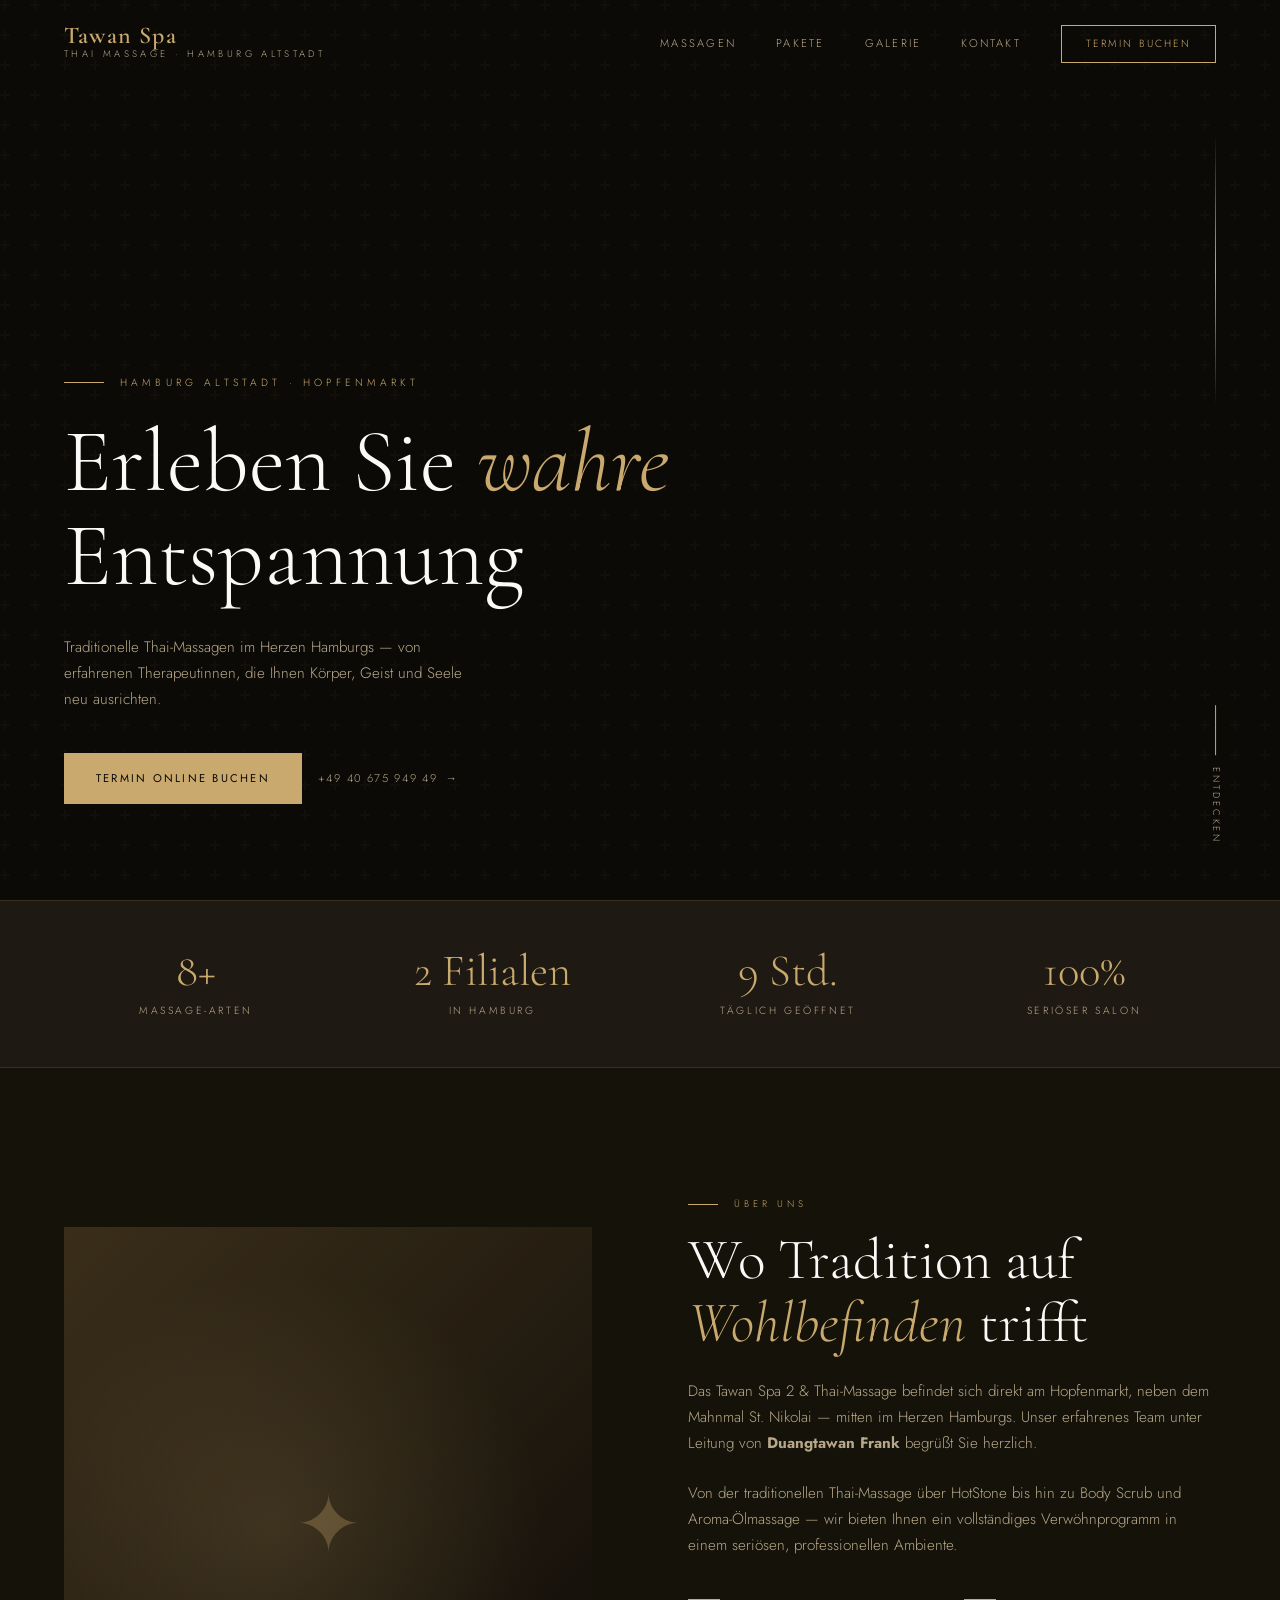
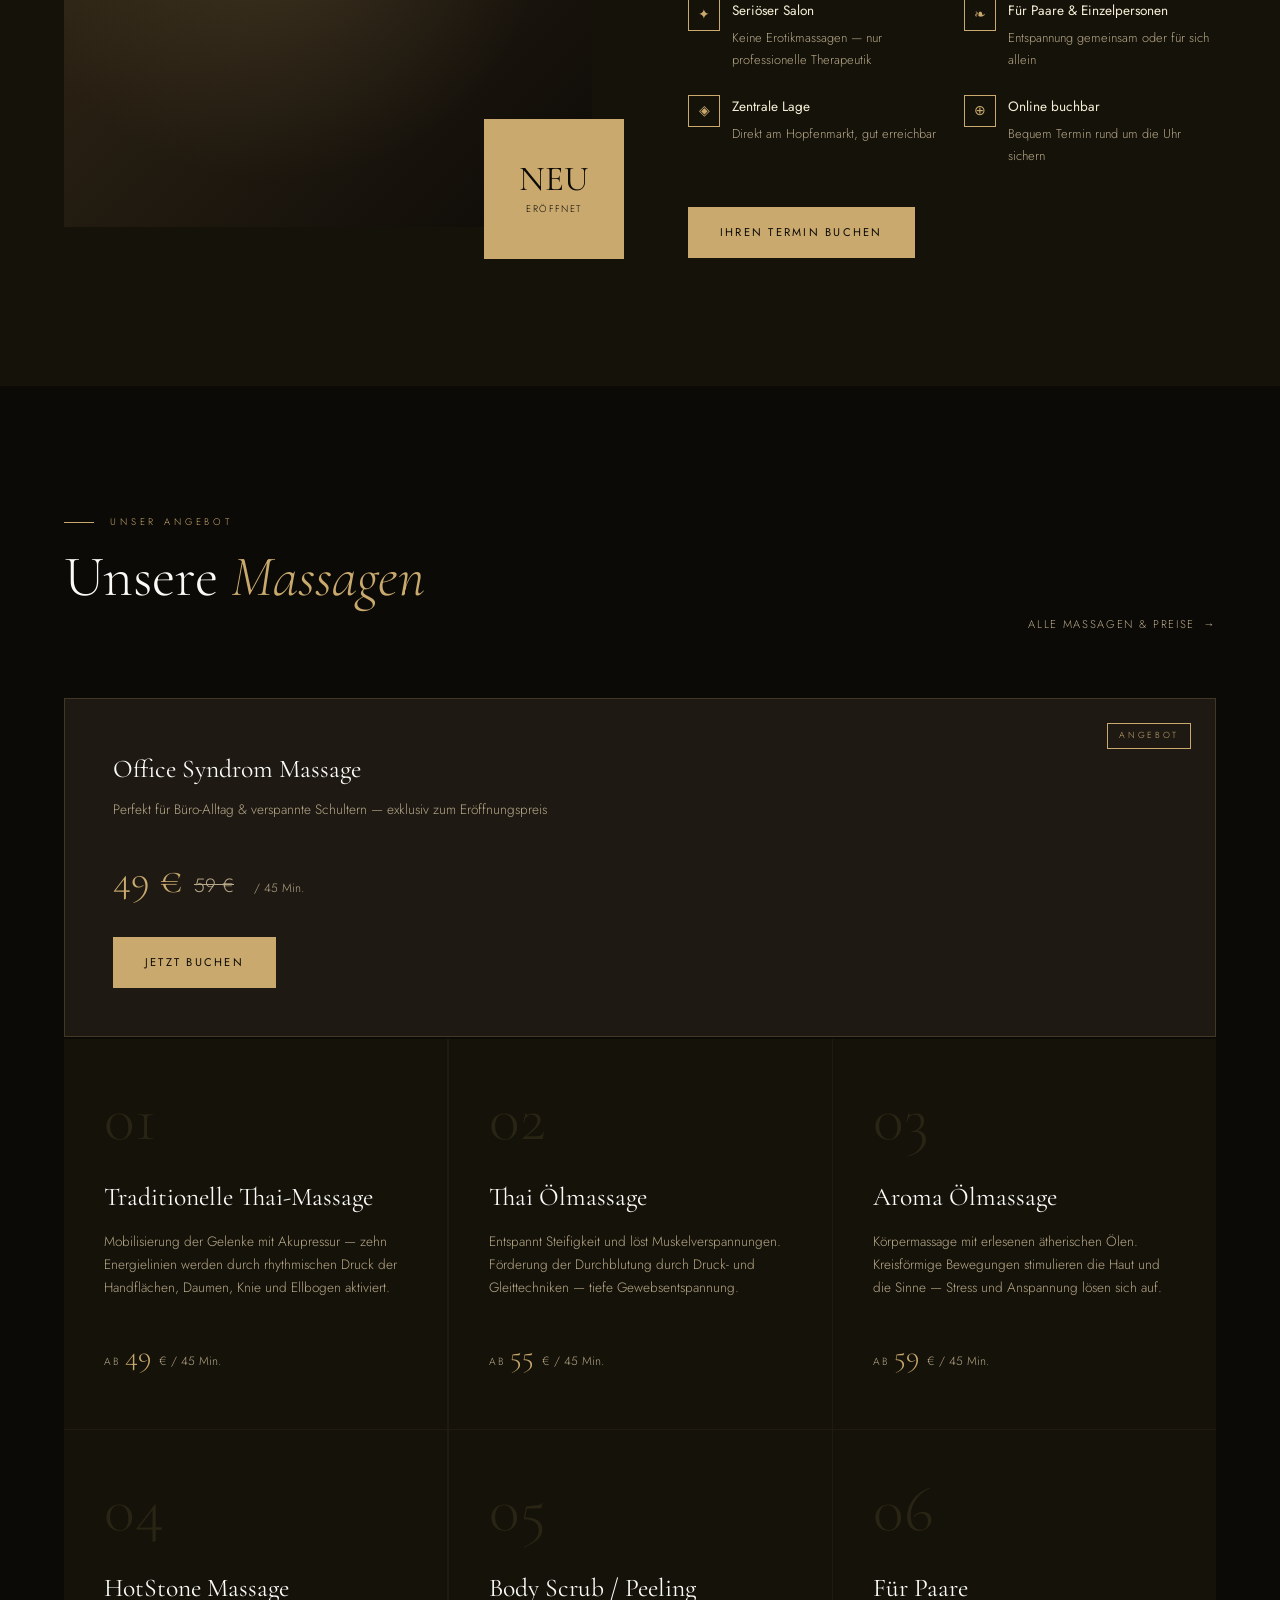
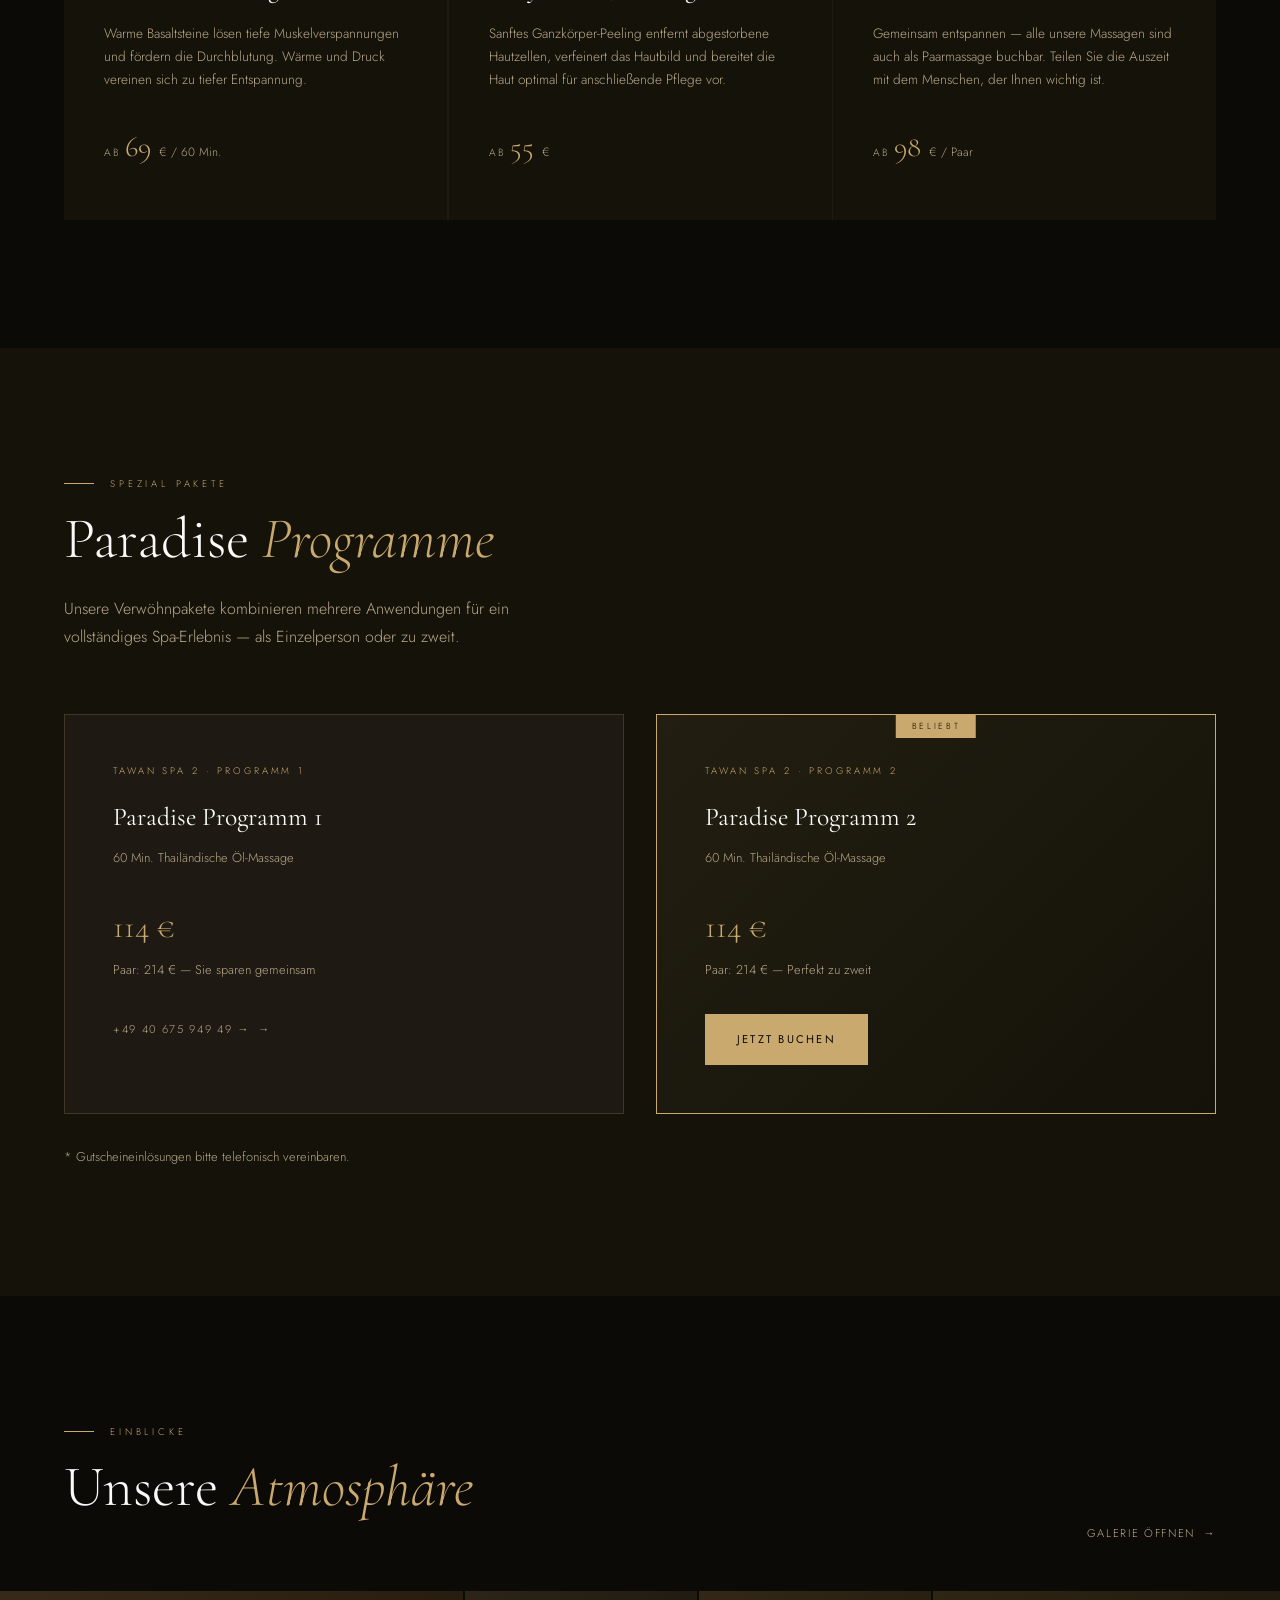
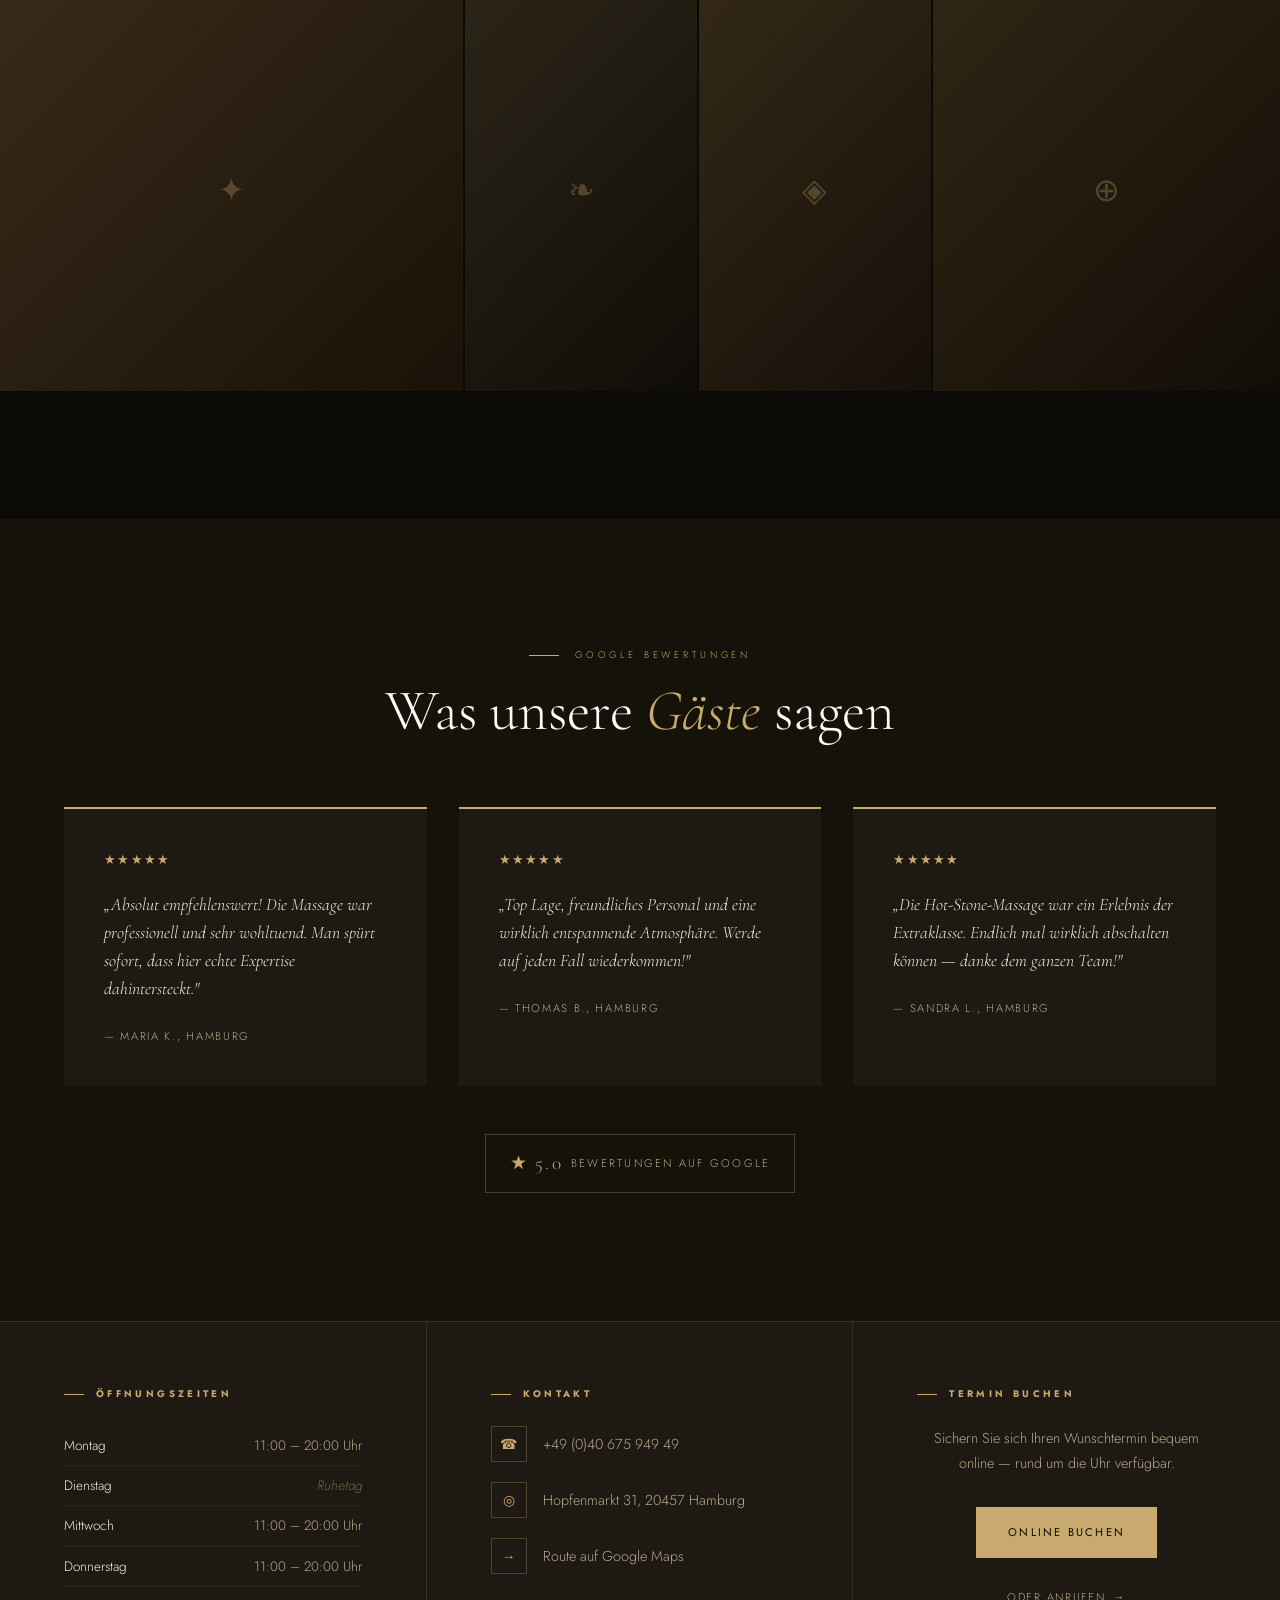
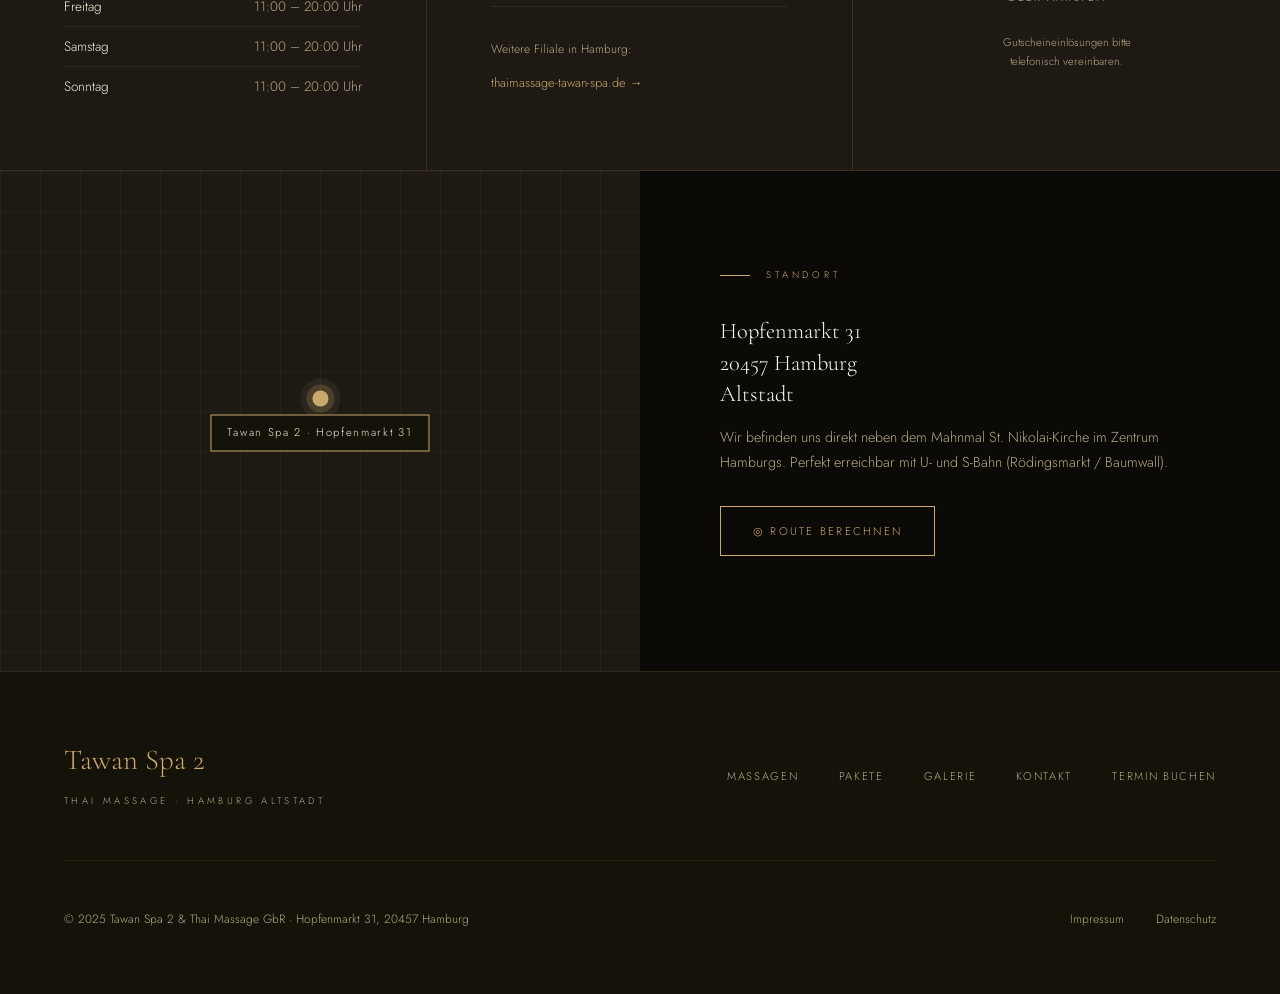
<file: index.html>
<!DOCTYPE html>
<html lang="de">
<head>
  <meta charset="UTF-8" />
  <meta name="viewport" content="width=device-width, initial-scale=1.0" />
  <title>Tawan Spa & Thai Massage Hamburg – Altstadt</title>
  <meta name="description" content="Professionelle Thai-Massagen im Herzen Hamburgs. Tawan Spa 2 am Hopfenmarkt – traditionelle Entspannung, moderne Atmosphäre." />
  <link rel="preconnect" href="https://fonts.googleapis.com" />
  <link rel="preconnect" href="https://fonts.gstatic.com" crossorigin />
  <link rel="stylesheet" href="css/style.css" />
</head>
<body>
<!-- ─── Navigation ─── -->
<nav>
  <a href="index.html" class="nav-logo">
    <span>Tawan Spa</span>
    <span>Thai Massage · Hamburg Altstadt</span>
  </a>
  <ul class="nav-links">
    <li><a href="#massagen">Massagen</a></li>
    <li><a href="#pakete">Pakete</a></li>
    <li><a href="#galerie">Galerie</a></li>
    <li><a href="#kontakt">Kontakt</a></li>
    <li><a href="https://tawanspa2thaimassage.setmore.com" target="_blank" class="nav-cta">Termin buchen</a></li>
  </ul>
  <div class="hamburger" role="button" aria-label="Menü öffnen">
    <span></span><span></span><span></span>
  </div>
</nav>

<!-- ─── Mobile Menu ─── -->
<div class="mobile-menu">
  <a href="#massagen">Massagen</a>
  <a href="#pakete">Pakete</a>
  <a href="#galerie">Galerie</a>
  <a href="#kontakt">Kontakt</a>
  <a href="https://tawanspa2thaimassage.setmore.com" target="_blank">Termin buchen</a>
</div>

<!-- ─── Hero ─── -->
<section class="hero">
  <div class="hero-bg"></div>
  <div class="hero-pattern"></div>
  <div class="hero-line"></div>

  <div class="hero-content">
    <div class="hero-tag">Hamburg Altstadt · Hopfenmarkt</div>
    <h1>
      Erleben Sie <em>wahre</em><br>
      Entspannung
    </h1>
    <p>
      Traditionelle Thai-Massagen im Herzen Hamburgs — von erfahrenen 
      Therapeutinnen, die Ihnen Körper, Geist und Seele neu ausrichten.
    </p>
    <div class="hero-actions">
      <a href="https://tawanspa2thaimassage.setmore.com" target="_blank" class="btn-primary">
        Termin online buchen
      </a>
      <a href="tel:+494067594949" class="btn-ghost">
        +49 40 675 949 49
      </a>
    </div>
  </div>

  <div class="hero-scroll">Entdecken</div>
</section>

<!-- ─── Stats ─── -->
<div class="stats-strip">
  <div class="stat fade-in">
    <div class="stat-number" data-target="8" data-suffix="+">0+</div>
    <div class="stat-label">Massage-Arten</div>
  </div>
  <div class="stat fade-in">
    <div class="stat-number" data-target="2" data-suffix=" Filialen">0 Filialen</div>
    <div class="stat-label">In Hamburg</div>
  </div>
  <div class="stat fade-in">
    <div class="stat-number" data-target="9" data-suffix=" Std.">0 Std.</div>
    <div class="stat-label">täglich geöffnet</div>
  </div>
  <div class="stat fade-in">
    <div class="stat-number" data-target="100" data-suffix="%">0%</div>
    <div class="stat-label">Seriöser Salon</div>
  </div>
</div>

<!-- ─── About ─── -->
<section class="about" id="ueber-uns">
  <div class="about-image fade-in">
    <div class="about-image-main">
      <div class="about-img-placeholder">
        <!-- Ersetzen durch: <img src="images/gruppenfotos/tawan-spa-thaimassage-hopfenmarkt-eroeffnung.jpg" alt="Tawan Spa Team" /> -->
        ✦
      </div>
    </div>
    <div class="about-badge">
      <strong>NEU</strong>
      <span>Eröffnet</span>
    </div>
  </div>

  <div class="about-text">
    <div class="section-label fade-in">Über uns</div>
    <h2 class="section-title fade-in">
      Wo Tradition auf<br><em>Wohlbefinden</em> trifft
    </h2>
    <p class="fade-in">
      Das Tawan Spa 2 & Thai-Massage befindet sich direkt am Hopfenmarkt, 
      neben dem Mahnmal St. Nikolai — mitten im Herzen Hamburgs. 
      Unser erfahrenes Team unter Leitung von <strong>Duangtawan Frank</strong> 
      begrüßt Sie herzlich.
    </p>
    <p class="fade-in">
      Von der traditionellen Thai-Massage über HotStone bis hin zu Body Scrub 
      und Aroma-Ölmassage — wir bieten Ihnen ein vollständiges Verwöhnprogramm 
      in einem seriösen, professionellen Ambiente.
    </p>

    <div class="about-features fade-in">
      <div class="feature-item">
        <div class="feature-icon">✦</div>
        <div>
          <strong>Seriöser Salon</strong>
          <p>Keine Erotikmassagen — nur professionelle Therapeutik</p>
        </div>
      </div>
      <div class="feature-item">
        <div class="feature-icon">❧</div>
        <div>
          <strong>Für Paare & Einzelpersonen</strong>
          <p>Entspannung gemeinsam oder für sich allein</p>
        </div>
      </div>
      <div class="feature-item">
        <div class="feature-icon">◈</div>
        <div>
          <strong>Zentrale Lage</strong>
          <p>Direkt am Hopfenmarkt, gut erreichbar</p>
        </div>
      </div>
      <div class="feature-item">
        <div class="feature-icon">⊕</div>
        <div>
          <strong>Online buchbar</strong>
          <p>Bequem Termin rund um die Uhr sichern</p>
        </div>
      </div>
    </div>

    <a href="https://tawanspa2thaimassage.setmore.com" target="_blank" class="btn-primary fade-in">
      Ihren Termin buchen
    </a>
  </div>
</section>

<!-- ─── Massages ─── -->
<section class="massages" id="massagen">
  <div class="massages-header">
    <div>
      <div class="section-label fade-in">Unser Angebot</div>
      <h2 class="section-title fade-in">Unsere <em>Massagen</em></h2>
    </div>
    <a href="massagen.html" class="btn-ghost fade-in">Alle Massagen & Preise</a>
  </div>

  <!-- Special Offer -->
  <div class="special-offer fade-in" style="margin-bottom:1.5px;">
    <h3>Office Syndrom Massage</h3>
    <p style="color:var(--cream-muted);font-size:0.85rem;margin:0.5rem 0 0;">
      Perfekt für Büro-Alltag & verspannte Schultern — exklusiv zum Eröffnungspreis
    </p>
    <div class="offer-price">
      <span class="new-price">49 €</span>
      <span class="old-price">59 €</span>
      <span style="font-size:0.75rem;color:var(--cream-muted);margin-left:0.5rem;">/ 45 Min.</span>
    </div>
    <a href="https://tawanspa2thaimassage.setmore.com" target="_blank" class="btn-primary">
      Jetzt buchen
    </a>
  </div>

  <div class="massages-grid">
    <div class="massage-card fade-in">
      <div class="massage-number">01</div>
      <h3>Traditionelle Thai-Massage</h3>
      <p>Mobilisierung der Gelenke mit Akupressur — zehn Energielinien werden durch rhythmischen Druck der Handflächen, Daumen, Knie und Ellbogen aktiviert.</p>
      <div class="massage-price">
        <span class="from">ab</span>
        <span class="amount">49</span>
        <span class="unit">€ / 45 Min.</span>
      </div>
    </div>
    <div class="massage-card fade-in">
      <div class="massage-number">02</div>
      <h3>Thai Ölmassage</h3>
      <p>Entspannt Steifigkeit und löst Muskelverspannungen. Förderung der Durchblutung durch Druck- und Gleittechniken — tiefe Gewebsentspannung.</p>
      <div class="massage-price">
        <span class="from">ab</span>
        <span class="amount">55</span>
        <span class="unit">€ / 45 Min.</span>
      </div>
    </div>
    <div class="massage-card fade-in">
      <div class="massage-number">03</div>
      <h3>Aroma Ölmassage</h3>
      <p>Körpermassage mit erlesenen ätherischen Ölen. Kreisförmige Bewegungen stimulieren die Haut und die Sinne — Stress und Anspannung lösen sich auf.</p>
      <div class="massage-price">
        <span class="from">ab</span>
        <span class="amount">59</span>
        <span class="unit">€ / 45 Min.</span>
      </div>
    </div>
    <div class="massage-card fade-in">
      <div class="massage-number">04</div>
      <h3>HotStone Massage</h3>
      <p>Warme Basaltsteine lösen tiefe Muskelverspannungen und fördern die Durchblutung. Wärme und Druck vereinen sich zu tiefer Entspannung.</p>
      <div class="massage-price">
        <span class="from">ab</span>
        <span class="amount">69</span>
        <span class="unit">€ / 60 Min.</span>
      </div>
    </div>
    <div class="massage-card fade-in">
      <div class="massage-number">05</div>
      <h3>Body Scrub / Peeling</h3>
      <p>Sanftes Ganzkörper-Peeling entfernt abgestorbene Hautzellen, verfeinert das Hautbild und bereitet die Haut optimal für anschließende Pflege vor.</p>
      <div class="massage-price">
        <span class="from">ab</span>
        <span class="amount">55</span>
        <span class="unit">€</span>
      </div>
    </div>
    <div class="massage-card fade-in">
      <div class="massage-number">06</div>
      <h3>Für Paare</h3>
      <p>Gemeinsam entspannen — alle unsere Massagen sind auch als Paarmassage buchbar. Teilen Sie die Auszeit mit dem Menschen, der Ihnen wichtig ist.</p>
      <div class="massage-price">
        <span class="from">ab</span>
        <span class="amount">98</span>
        <span class="unit">€ / Paar</span>
      </div>
    </div>
  </div>
</section>

<!-- ─── Packages ─── -->
<section class="packages" id="pakete">
  <div class="section-label fade-in">Spezial Pakete</div>
  <h2 class="section-title fade-in">Paradise <em>Programme</em></h2>
  <p class="fade-in" style="color:var(--cream-muted);max-width:500px;margin-top:0.5rem;">
    Unsere Verwöhnpakete kombinieren mehrere Anwendungen für ein vollständiges Spa-Erlebnis — 
    als Einzelperson oder zu zweit.
  </p>

  <div class="packages-grid">
    <div class="package-card fade-in">
      <div class="package-name">Tawan Spa 2 · Programm 1</div>
      <h3>Paradise Programm 1</h3>
      <p class="package-duration">60 Min. Thailändische Öl-Massage</p>
      <div class="package-price">
        <span class="price-solo">114 €</span>
        <span class="price-couple">Paar: 214 € — Sie sparen gemeinsam</span>
      </div>
      <a href="tel:+494067594949" class="btn-ghost">+49 40 675 949 49 →</a>
    </div>
    <div class="package-card featured fade-in">
      <div class="package-name">Tawan Spa 2 · Programm 2</div>
      <h3>Paradise Programm 2</h3>
      <p class="package-duration">60 Min. Thailändische Öl-Massage</p>
      <div class="package-price">
        <span class="price-solo">114 €</span>
        <span class="price-couple">Paar: 214 € — Perfekt zu zweit</span>
      </div>
      <a href="https://tawanspa2thaimassage.setmore.com" target="_blank" class="btn-primary">
        Jetzt buchen
      </a>
    </div>
  </div>
  <p class="fade-in" style="color:var(--cream-muted);font-size:0.8rem;margin-top:2rem;">
    * Gutscheineinlösungen bitte telefonisch vereinbaren.
  </p>
</section>

<!-- ─── Gallery ─── -->
<section class="gallery" id="galerie">
  <div class="gallery-header">
    <div>
      <div class="section-label fade-in">Einblicke</div>
      <h2 class="section-title fade-in">Unsere <em>Atmosphäre</em></h2>
    </div>
    <a href="galerie.html" class="btn-ghost fade-in">Galerie öffnen</a>
  </div>

  <div class="gallery-strip">
    <div class="gallery-item">
      <div class="gallery-item-bg gallery-item-1">
        <div class="gallery-placeholder">
          <!-- <img src="images/galerie/galerie-hopfenmarkt/tawan-spa-thaimassage-hopfenmarkt-11-ausschnitt.jpg" alt="Tawan Spa Eingang" /> -->
          ✦
        </div>
      </div>
    </div>
    <div class="gallery-item">
      <div class="gallery-item-bg gallery-item-2">
        <div class="gallery-placeholder">❧</div>
      </div>
    </div>
    <div class="gallery-item">
      <div class="gallery-item-bg gallery-item-3">
        <div class="gallery-placeholder">◈</div>
      </div>
    </div>
    <div class="gallery-item">
      <div class="gallery-item-bg gallery-item-4">
        <div class="gallery-placeholder">⊕</div>
      </div>
    </div>
  </div>
</section>

<!-- ─── Testimonials ─── -->
<section class="testimonials">
  <div class="section-label fade-in" style="justify-content:center;">Google Bewertungen</div>
  <h2 class="section-title fade-in">Was unsere <em>Gäste</em> sagen</h2>

  <div class="testimonials-grid">
    <div class="testimonial fade-in">
      <div class="stars">★★★★★</div>
      <blockquote>
        „Absolut empfehlenswert! Die Massage war professionell und sehr wohltuend. 
        Man spürt sofort, dass hier echte Expertise dahintersteckt."
      </blockquote>
      <div class="testimonial-author">— Maria K., Hamburg</div>
    </div>
    <div class="testimonial fade-in">
      <div class="stars">★★★★★</div>
      <blockquote>
        „Top Lage, freundliches Personal und eine wirklich entspannende Atmosphäre. 
        Werde auf jeden Fall wiederkommen!"
      </blockquote>
      <div class="testimonial-author">— Thomas B., Hamburg</div>
    </div>
    <div class="testimonial fade-in">
      <div class="stars">★★★★★</div>
      <blockquote>
        „Die Hot-Stone-Massage war ein Erlebnis der Extraklasse. Endlich mal 
        wirklich abschalten können — danke dem ganzen Team!"
      </blockquote>
      <div class="testimonial-author">— Sandra L., Hamburg</div>
    </div>
  </div>

  <a href="https://maps.app.goo.gl/kxaNBb71Cr9Z6iWL6" target="_blank" class="google-badge">
    <span class="rating">★ 5.0</span>
    <span>Bewertungen auf Google</span>
  </a>
</section>

<!-- ─── Info Strip ─── -->
<div class="info-strip" id="kontakt">
  <div class="info-block">
    <h4>Öffnungszeiten</h4>
    <ul class="hours-list">
      <li><span class="day">Montag</span><span>11:00 – 20:00 Uhr</span></li>
      <li><span class="day">Dienstag</span><span class="closed">Ruhetag</span></li>
      <li><span class="day">Mittwoch</span><span>11:00 – 20:00 Uhr</span></li>
      <li><span class="day">Donnerstag</span><span>11:00 – 20:00 Uhr</span></li>
      <li><span class="day">Freitag</span><span>11:00 – 20:00 Uhr</span></li>
      <li><span class="day">Samstag</span><span>11:00 – 20:00 Uhr</span></li>
      <li><span class="day">Sonntag</span><span>11:00 – 20:00 Uhr</span></li>
    </ul>
  </div>
  <div class="info-block">
    <h4>Kontakt</h4>
    <a href="tel:+494067594949" class="contact-link">
      <span class="icon">☎</span>
      +49 (0)40 675 949 49
    </a>
    <a href="https://maps.app.goo.gl/kxaNBb71Cr9Z6iWL6" target="_blank" class="contact-link">
      <span class="icon">◎</span>
      Hopfenmarkt 31, 20457 Hamburg
    </a>
    <a href="https://maps.app.goo.gl/kxaNBb71Cr9Z6iWL6" target="_blank" class="contact-link" style="margin-top:1rem;">
      <span class="icon">→</span>
      Route auf Google Maps
    </a>
    <div style="margin-top:2rem;padding-top:2rem;border-top:1px solid rgba(201,169,110,0.1);">
      <p style="font-size:0.75rem;color:var(--cream-muted);margin-bottom:0.5rem;">Weitere Filiale in Hamburg:</p>
      <a href="https://thaimassage-tawan-spa.de" target="_blank" style="font-size:0.8rem;color:var(--gold);">
        thaimassage-tawan-spa.de →
      </a>
    </div>
  </div>
  <div class="info-block cta-block">
    <h4>Termin buchen</h4>
    <p>
      Sichern Sie sich Ihren Wunschtermin bequem online — rund um die Uhr verfügbar.
    </p>
    <a href="https://tawanspa2thaimassage.setmore.com" target="_blank" class="btn-primary" style="display:inline-block;margin-bottom:1.5rem;">
      Online buchen
    </a>
    <br>
    <a href="tel:+494067594949" class="btn-ghost">
      Oder anrufen
    </a>
    <p style="font-size:0.7rem;color:var(--cream-muted);margin-top:1.5rem;">
      Gutscheineinlösungen bitte<br>telefonisch vereinbaren.
    </p>
  </div>
</div>

<!-- ─── Location ─── -->
<div class="location">
  <div class="location-map">
    <div class="map-grid"></div>
    <div class="map-center">
      <div class="map-pin"></div>
      <div class="map-label">Tawan Spa 2 · Hopfenmarkt 31</div>
    </div>
  </div>
  <div class="location-info">
    <div class="section-label fade-in">Standort</div>
    <div class="location-address fade-in">
      Hopfenmarkt 31<br>
      20457 Hamburg<br>
      Altstadt
    </div>
    <p class="fade-in">
      Wir befinden uns direkt neben dem Mahnmal St. Nikolai-Kirche im Zentrum Hamburgs. 
      Perfekt erreichbar mit U- und S-Bahn (Rödingsmarkt / Baumwall).
    </p>
    <a href="https://maps.app.goo.gl/kxaNBb71Cr9Z6iWL6" target="_blank" class="map-btn fade-in">
      ◎ Route berechnen
    </a>
  </div>
</div>

<!-- ─── Footer ─── -->
<footer>
  <div class="footer-top">
    <div class="footer-logo">
      <span>Tawan Spa 2</span>
      <span>Thai Massage · Hamburg Altstadt</span>
    </div>
    <ul class="footer-nav">
      <li><a href="#massagen">Massagen</a></li>
      <li><a href="#pakete">Pakete</a></li>
      <li><a href="#galerie">Galerie</a></li>
      <li><a href="#kontakt">Kontakt</a></li>
      <li><a href="https://tawanspa2thaimassage.setmore.com" target="_blank">Termin buchen</a></li>
    </ul>
  </div>
  <div class="footer-bottom">
    <p>&copy; 2025 Tawan Spa 2 & Thai Massage GbR · Hopfenmarkt 31, 20457 Hamburg</p>
    <div class="footer-legal">
      <a href="#">Impressum</a>
      <a href="#">Datenschutz</a>
    </div>
  </div>
</footer>

<script src="js/main.js"></script>
</body>
</html>
</file>
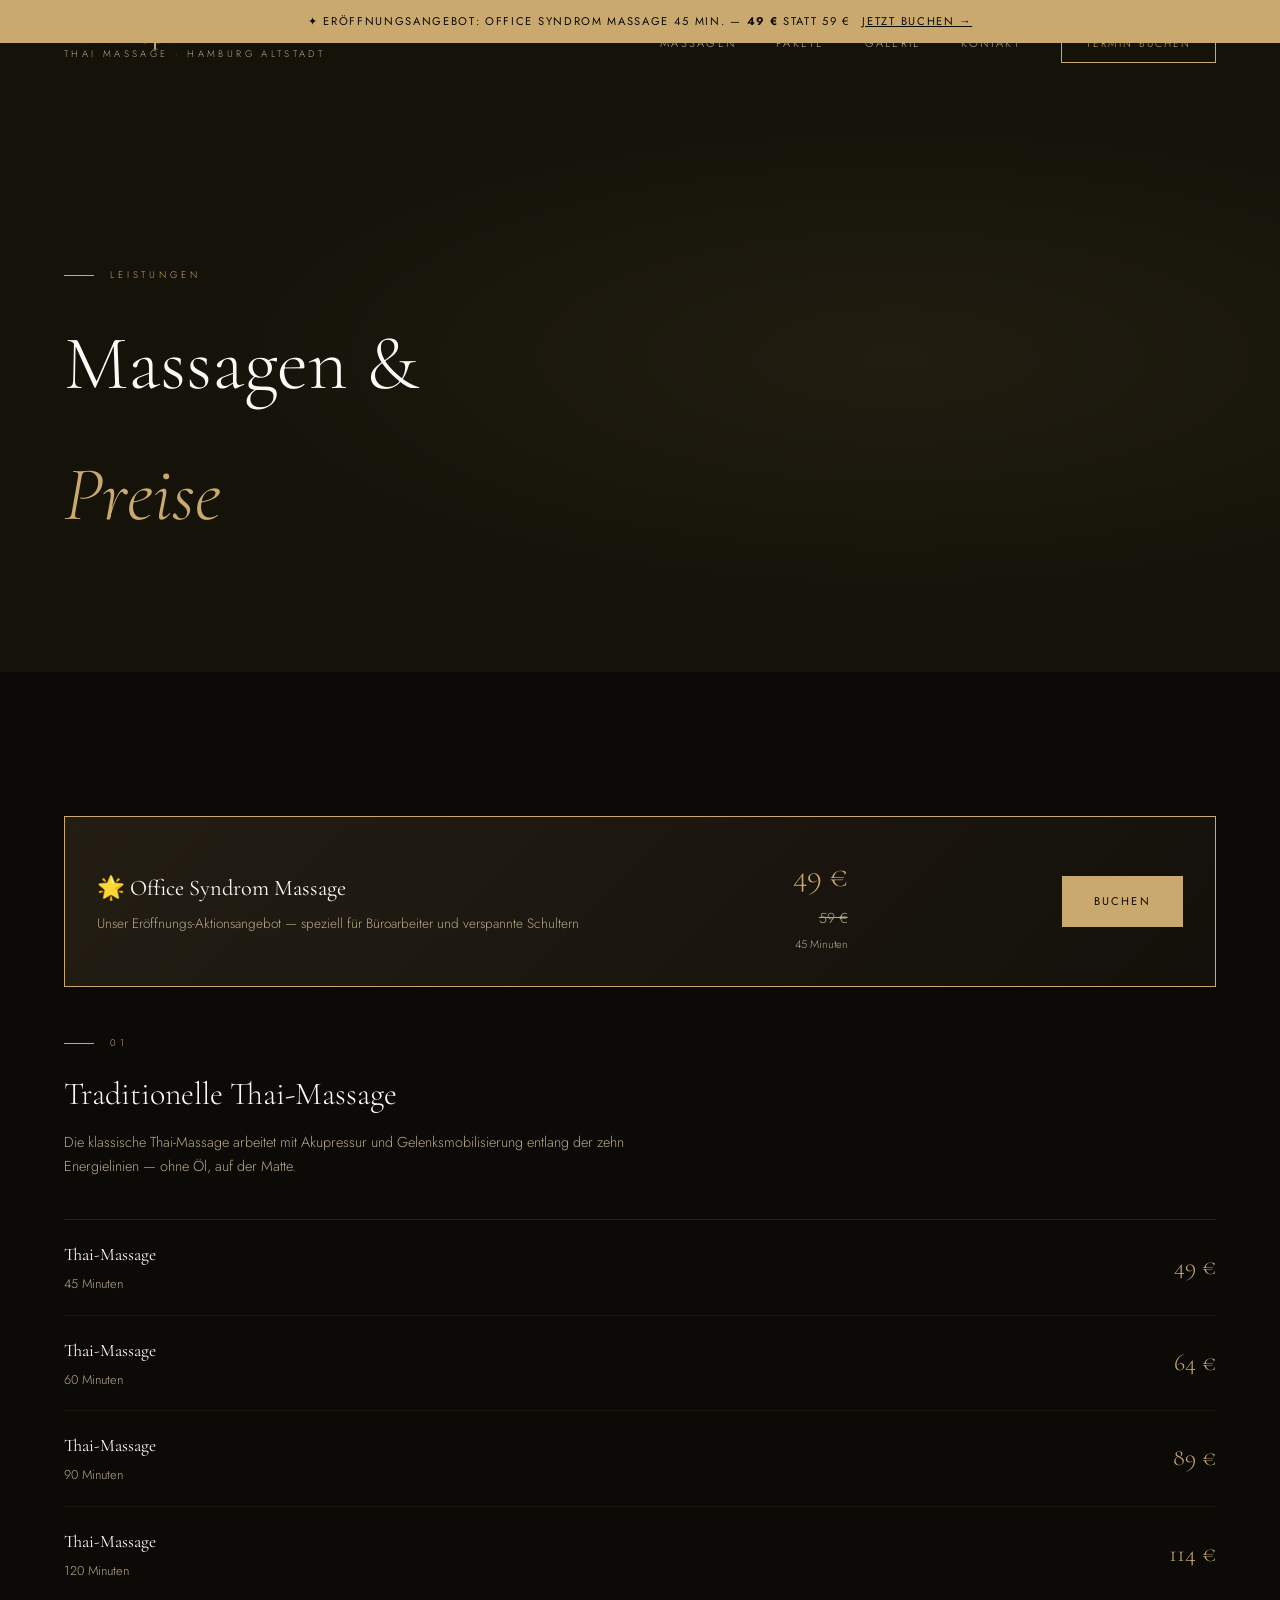
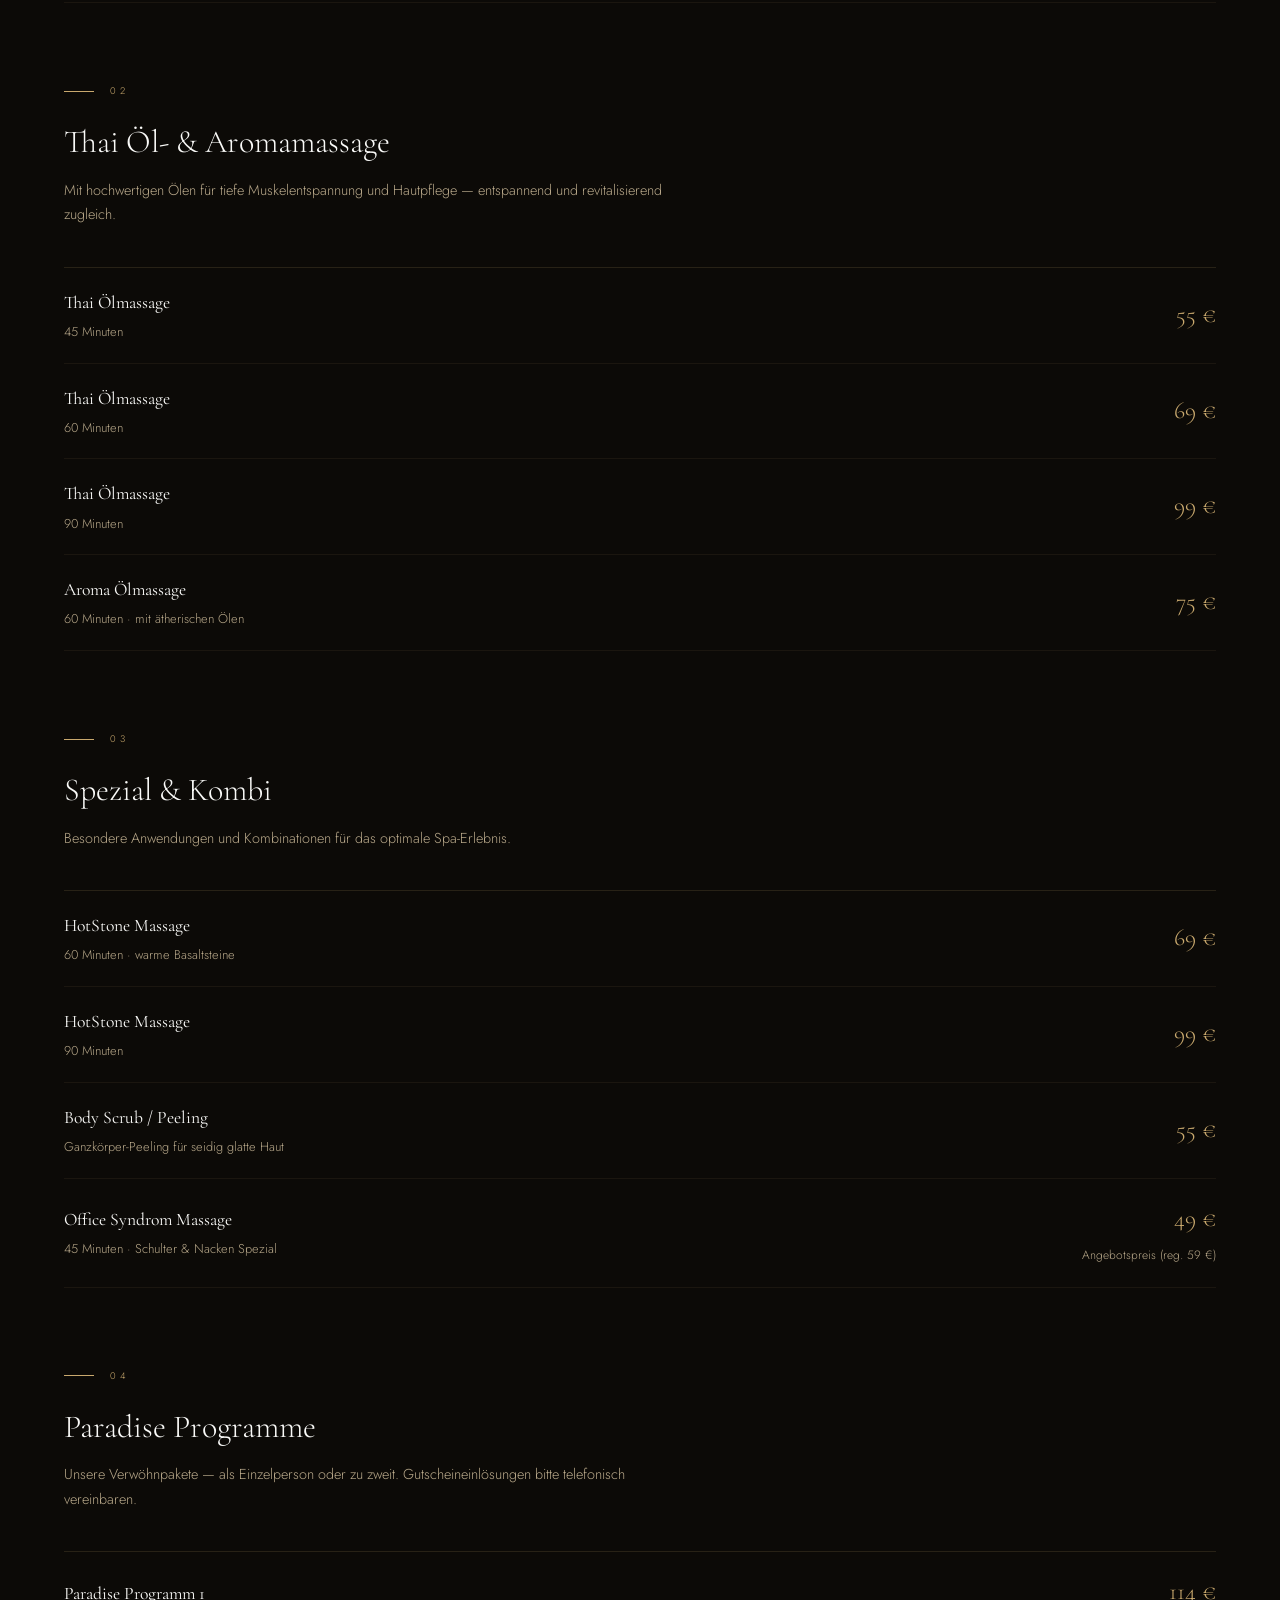
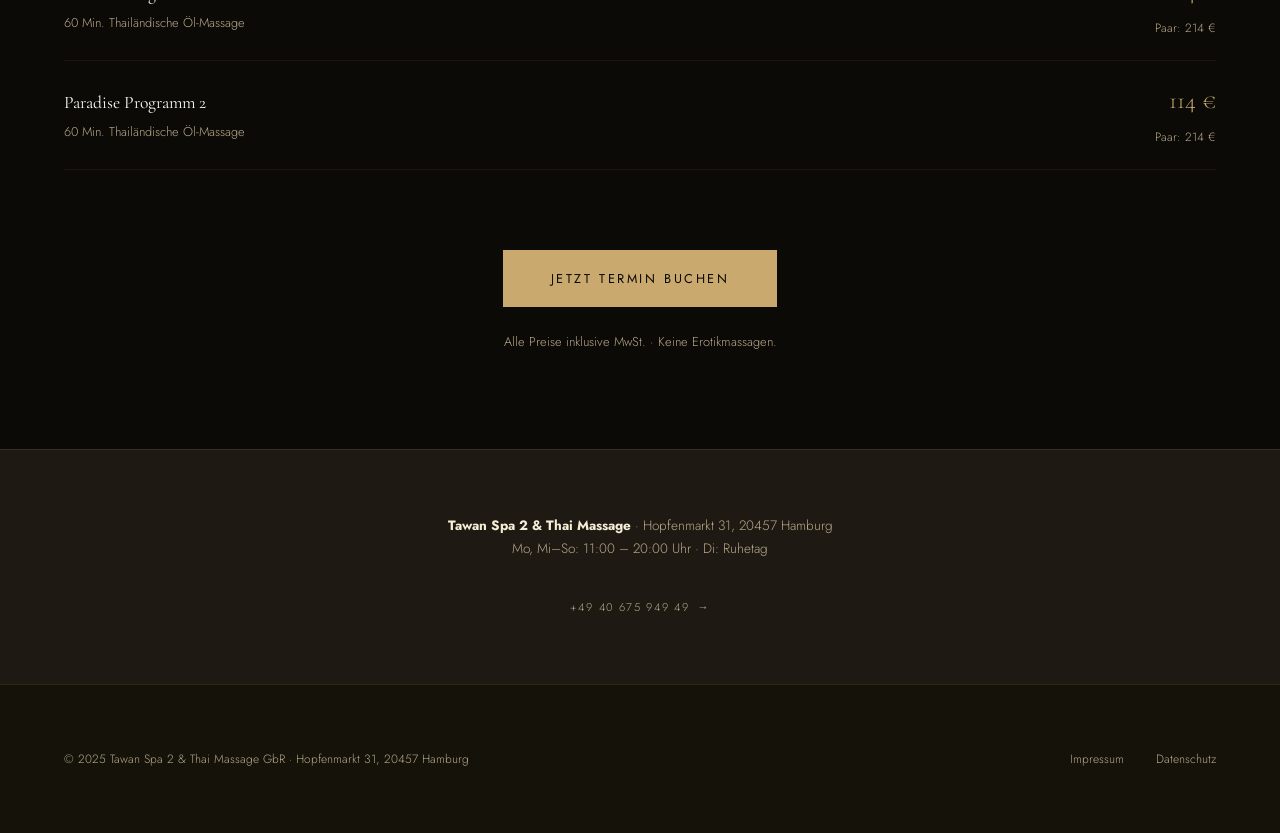
<file: massagen.html>
<!DOCTYPE html>
<html lang="de">
<head>
  <meta charset="UTF-8" />
  <meta name="viewport" content="width=device-width, initial-scale=1.0" />
  <title>Massagen & Preise – Tawan Spa 2 Hamburg</title>
  <link rel="preconnect" href="https://fonts.googleapis.com" />
  <link rel="preconnect" href="https://fonts.gstatic.com" crossorigin />
  <link rel="stylesheet" href="css/style.css" />
  <style>
    .page-hero {
      padding: 14rem 4rem 7rem;
      background: var(--dark-2);
      position: relative;
      overflow: hidden;
    }
    .page-hero::before {
      content: '';
      position: absolute;
      inset: 0;
      background:
        radial-gradient(ellipse at 70% 50%, rgba(201,169,110,0.07) 0%, transparent 60%);
    }
    .page-hero h1 {
      font-family: var(--font-display);
      font-size: clamp(3rem, 6vw, 5.5rem);
      font-weight: 300;
      color: var(--white);
      position: relative;
    }
    .page-hero h1 em { font-style: italic; color: var(--gold); }
    .full-price-table {
      background: var(--dark);
      padding: 6rem 4rem;
    }
    .price-category {
      margin-bottom: 5rem;
    }
    .price-category:last-child { margin-bottom: 0; }
    .price-category h3 {
      font-family: var(--font-display);
      font-size: 2rem;
      font-weight: 300;
      color: var(--white);
      margin-bottom: 0.5rem;
    }
    .price-category > p {
      color: var(--cream-muted);
      font-size: 0.9rem;
      margin-bottom: 2.5rem;
      max-width: 600px;
    }
    .price-rows { border-top: 1px solid rgba(201,169,110,0.15); }
    .price-row {
      display: grid;
      grid-template-columns: 1fr auto;
      align-items: center;
      padding: 1.25rem 0;
      border-bottom: 1px solid rgba(201,169,110,0.08);
      gap: 2rem;
      transition: background 0.2s;
    }
    .price-row:hover { background: rgba(201,169,110,0.03); margin: 0 -1rem; padding: 1.25rem 1rem; }
    .price-row-info h4 {
      font-family: var(--font-display);
      font-size: 1.1rem;
      font-weight: 400;
      color: var(--white);
      margin-bottom: 0.2rem;
    }
    .price-row-info p {
      font-size: 0.8rem;
      color: var(--cream-muted);
    }
    .price-amounts { text-align: right; white-space: nowrap; }
    .price-amounts .main-price {
      font-family: var(--font-display);
      font-size: 1.5rem;
      font-weight: 300;
      color: var(--gold);
      display: block;
    }
    .price-amounts .sub-price {
      font-size: 0.75rem;
      color: var(--cream-muted);
    }
    .highlight-offer {
      background: linear-gradient(135deg, rgba(201,169,110,0.12), rgba(201,169,110,0.04));
      border: 1px solid var(--gold);
      padding: 2rem;
      margin: 3rem 0;
      display: flex;
      justify-content: space-between;
      align-items: center;
      gap: 2rem;
    }
    .highlight-offer h4 { font-family: var(--font-display); font-size: 1.4rem; font-weight: 400; color: var(--white); }
    .highlight-offer p { color: var(--cream-muted); font-size: 0.85rem; margin-top: 0.3rem; }
    .highlight-offer .price-tag { text-align: right; flex-shrink: 0; }
    .highlight-offer .price-tag .new { font-family: var(--font-display); font-size: 2rem; color: var(--gold); display: block; }
    .highlight-offer .price-tag .old { font-size: 0.9rem; color: var(--cream-muted); text-decoration: line-through; }
    @media (max-width:768px) {
      .page-hero { padding: 10rem 2rem 5rem; }
      .full-price-table { padding: 4rem 2rem; }
      .highlight-offer { flex-direction: column; }
    }
  </style>
</head>
<body>

<div class="announcement">
  ✦ Eröffnungsangebot: Office Syndrom Massage 45 Min. — <strong>49 €</strong> statt 59 €
  <a href="https://tawanspa2thaimassage.setmore.com" target="_blank">Jetzt buchen →</a>
</div>

<nav>
  <a href="index.html" class="nav-logo">
    <span>Tawan Spa 2</span>
    <span>Thai Massage · Hamburg Altstadt</span>
  </a>
  <ul class="nav-links">
    <li><a href="index.html#massagen">Massagen</a></li>
    <li><a href="index.html#pakete">Pakete</a></li>
    <li><a href="index.html#galerie">Galerie</a></li>
    <li><a href="index.html#kontakt">Kontakt</a></li>
    <li><a href="https://tawanspa2thaimassage.setmore.com" target="_blank" class="nav-cta">Termin buchen</a></li>
  </ul>
  <div class="hamburger" role="button" aria-label="Menü öffnen">
    <span></span><span></span><span></span>
  </div>
</nav>

<div class="mobile-menu">
  <a href="index.html">Home</a>
  <a href="massagen.html">Massagen</a>
  <a href="index.html#kontakt">Kontakt</a>
  <a href="https://tawanspa2thaimassage.setmore.com" target="_blank">Termin buchen</a>
</div>

<div class="page-hero">
  <div class="section-label">Leistungen</div>
  <h1>Massagen &<br><em>Preise</em></h1>
</div>

<div class="full-price-table">

  <!-- Highlight Offer -->
  <div class="highlight-offer fade-in">
    <div>
      <h4>🌟 Office Syndrom Massage</h4>
      <p>Unser Eröffnungs-Aktionsangebot — speziell für Büroarbeiter und verspannte Schultern</p>
    </div>
    <div class="price-tag">
      <span class="new">49 €</span>
      <span class="old">59 €</span>
      <span style="font-size:0.7rem;color:var(--cream-muted);display:block;margin-top:0.25rem;">45 Minuten</span>
    </div>
    <a href="https://tawanspa2thaimassage.setmore.com" target="_blank" class="btn-primary">Buchen</a>
  </div>

  <!-- Thai Massages -->
  <div class="price-category fade-in">
    <div class="section-label">01</div>
    <h3>Traditionelle Thai-Massage</h3>
    <p>Die klassische Thai-Massage arbeitet mit Akupressur und Gelenksmobilisierung entlang der zehn Energielinien — ohne Öl, auf der Matte.</p>
    <div class="price-rows">
      <div class="price-row">
        <div class="price-row-info"><h4>Thai-Massage</h4><p>45 Minuten</p></div>
        <div class="price-amounts"><span class="main-price">49 €</span></div>
      </div>
      <div class="price-row">
        <div class="price-row-info"><h4>Thai-Massage</h4><p>60 Minuten</p></div>
        <div class="price-amounts"><span class="main-price">64 €</span></div>
      </div>
      <div class="price-row">
        <div class="price-row-info"><h4>Thai-Massage</h4><p>90 Minuten</p></div>
        <div class="price-amounts"><span class="main-price">89 €</span></div>
      </div>
      <div class="price-row">
        <div class="price-row-info"><h4>Thai-Massage</h4><p>120 Minuten</p></div>
        <div class="price-amounts"><span class="main-price">114 €</span></div>
      </div>
    </div>
  </div>

  <!-- Oil Massage -->
  <div class="price-category fade-in">
    <div class="section-label">02</div>
    <h3>Thai Öl- & Aromamassage</h3>
    <p>Mit hochwertigen Ölen für tiefe Muskelentspannung und Hautpflege — entspannend und revitalisierend zugleich.</p>
    <div class="price-rows">
      <div class="price-row">
        <div class="price-row-info"><h4>Thai Ölmassage</h4><p>45 Minuten</p></div>
        <div class="price-amounts"><span class="main-price">55 €</span></div>
      </div>
      <div class="price-row">
        <div class="price-row-info"><h4>Thai Ölmassage</h4><p>60 Minuten</p></div>
        <div class="price-amounts"><span class="main-price">69 €</span></div>
      </div>
      <div class="price-row">
        <div class="price-row-info"><h4>Thai Ölmassage</h4><p>90 Minuten</p></div>
        <div class="price-amounts"><span class="main-price">99 €</span></div>
      </div>
      <div class="price-row">
        <div class="price-row-info"><h4>Aroma Ölmassage</h4><p>60 Minuten · mit ätherischen Ölen</p></div>
        <div class="price-amounts"><span class="main-price">75 €</span></div>
      </div>
    </div>
  </div>

  <!-- Specials -->
  <div class="price-category fade-in">
    <div class="section-label">03</div>
    <h3>Spezial & Kombi</h3>
    <p>Besondere Anwendungen und Kombinationen für das optimale Spa-Erlebnis.</p>
    <div class="price-rows">
      <div class="price-row">
        <div class="price-row-info"><h4>HotStone Massage</h4><p>60 Minuten · warme Basaltsteine</p></div>
        <div class="price-amounts"><span class="main-price">69 €</span></div>
      </div>
      <div class="price-row">
        <div class="price-row-info"><h4>HotStone Massage</h4><p>90 Minuten</p></div>
        <div class="price-amounts"><span class="main-price">99 €</span></div>
      </div>
      <div class="price-row">
        <div class="price-row-info"><h4>Body Scrub / Peeling</h4><p>Ganzkörper-Peeling für seidig glatte Haut</p></div>
        <div class="price-amounts"><span class="main-price">55 €</span></div>
      </div>
      <div class="price-row">
        <div class="price-row-info"><h4>Office Syndrom Massage</h4><p>45 Minuten · Schulter & Nacken Spezial</p></div>
        <div class="price-amounts"><span class="main-price">49 €</span><span class="sub-price">Angebotspreis (reg. 59 €)</span></div>
      </div>
    </div>
  </div>

  <!-- Pakete -->
  <div class="price-category fade-in" id="pakete">
    <div class="section-label">04</div>
    <h3>Paradise Programme</h3>
    <p>Unsere Verwöhnpakete — als Einzelperson oder zu zweit. Gutscheineinlösungen bitte telefonisch vereinbaren.</p>
    <div class="price-rows">
      <div class="price-row">
        <div class="price-row-info">
          <h4>Paradise Programm 1</h4>
          <p>60 Min. Thailändische Öl-Massage</p>
        </div>
        <div class="price-amounts">
          <span class="main-price">114 €</span>
          <span class="sub-price">Paar: 214 €</span>
        </div>
      </div>
      <div class="price-row">
        <div class="price-row-info">
          <h4>Paradise Programm 2</h4>
          <p>60 Min. Thailändische Öl-Massage</p>
        </div>
        <div class="price-amounts">
          <span class="main-price">114 €</span>
          <span class="sub-price">Paar: 214 €</span>
        </div>
      </div>
    </div>
  </div>

  <div class="fade-in" style="margin-top:4rem;text-align:center;">
    <a href="https://tawanspa2thaimassage.setmore.com" target="_blank" class="btn-primary" style="font-size:0.8rem;padding:1.1rem 3rem;">
      Jetzt Termin buchen
    </a>
    <p style="color:var(--cream-muted);font-size:0.8rem;margin-top:1.5rem;">
      Alle Preise inklusive MwSt. · Keine Erotikmassagen.
    </p>
  </div>

</div>

<div style="background:var(--dark-3);border-top:1px solid rgba(201,169,110,0.15);padding:4rem;text-align:center;">
  <p style="color:var(--cream-muted);font-size:0.85rem;margin-bottom:2rem;">
    <strong style="color:var(--cream);">Tawan Spa 2 & Thai Massage</strong> · Hopfenmarkt 31, 20457 Hamburg<br>
    Mo, Mi–So: 11:00 – 20:00 Uhr · Di: Ruhetag
  </p>
  <a href="tel:+494067594949" class="btn-ghost">+49 40 675 949 49</a>
</div>

<footer>
  <div class="footer-bottom">
    <p>&copy; 2025 Tawan Spa 2 & Thai Massage GbR · Hopfenmarkt 31, 20457 Hamburg</p>
    <div class="footer-legal">
      <a href="#">Impressum</a>
      <a href="#">Datenschutz</a>
    </div>
  </div>
</footer>

<script src="js/main.js"></script>
</body>
</html>
</file>
<file: css/style.css>
@import url('https://fonts.googleapis.com/css2?family=Cormorant+Garamond:ital,wght@0,300;0,400;0,600;1,300;1,400&family=Jost:wght@200;300;400&display=swap');

/* ─── Variables ─── */
:root {
  --gold: #C9A96E;
  --gold-light: #E8D5A3;
  --gold-dark: #8B6914;
  --dark: #0C0A07;
  --dark-2: #141209;
  --dark-3: #1E1A13;
  --dark-4: #2A2418;
  --cream: #F5EDD6;
  --cream-muted: #B8A88A;
  --white: #FAFAF8;
  --font-display: 'Cormorant Garamond', serif;
  --font-body: 'Jost', sans-serif;
  --transition: cubic-bezier(0.25, 0.46, 0.45, 0.94);
}

/* ─── Reset ─── */
*, *::before, *::after { margin: 0; padding: 0; box-sizing: border-box; }
html { scroll-behavior: smooth; }
body {
  background: var(--dark);
  color: var(--cream);
  font-family: var(--font-body);
  font-weight: 300;
  line-height: 1.7;
  overflow-x: hidden;
}
a { color: inherit; text-decoration: none; }
img { display: block; width: 100%; height: 100%; object-fit: cover; }

/* ─── Scrollbar ─── */
::-webkit-scrollbar { width: 4px; }
::-webkit-scrollbar-track { background: var(--dark); }
::-webkit-scrollbar-thumb { background: var(--gold-dark); border-radius: 2px; }

/* ─── Nav ─── */
nav {
  position: fixed;
  top: 0; left: 0; right: 0;
  z-index: 100;
  padding: 1.5rem 4rem;
  display: flex;
  align-items: center;
  justify-content: space-between;
  transition: background 0.5s var(--transition), padding 0.4s;
}
nav.scrolled {
  background: rgba(12, 10, 7, 0.95);
  backdrop-filter: blur(12px);
  padding: 1rem 4rem;
  border-bottom: 1px solid rgba(201, 169, 110, 0.15);
}
.nav-logo {
  display: flex;
  flex-direction: column;
  line-height: 1;
}
.nav-logo span:first-child {
  font-family: var(--font-display);
  font-size: 1.5rem;
  font-weight: 600;
  color: var(--gold);
  letter-spacing: 0.05em;
}
.nav-logo span:last-child {
  font-size: 0.6rem;
  letter-spacing: 0.35em;
  text-transform: uppercase;
  color: var(--cream-muted);
  margin-top: 2px;
}
.nav-links {
  display: flex;
  gap: 2.5rem;
  list-style: none;
  align-items: center;
}
.nav-links a {
  font-size: 0.7rem;
  letter-spacing: 0.2em;
  text-transform: uppercase;
  color: var(--cream-muted);
  transition: color 0.3s;
}
.nav-links a:hover { color: var(--gold); }
.nav-cta {
  background: transparent;
  border: 1px solid var(--gold);
  color: var(--gold) !important;
  padding: 0.65rem 1.5rem;
  font-size: 0.65rem !important;
  letter-spacing: 0.2em;
  transition: all 0.3s !important;
}
.nav-cta:hover {
  background: var(--gold) !important;
  color: var(--dark) !important;
}
.hamburger {
  display: none;
  flex-direction: column;
  gap: 5px;
  cursor: pointer;
  z-index: 101;
}
.hamburger span {
  display: block;
  width: 24px; height: 1px;
  background: var(--gold);
  transition: all 0.3s;
}

/* ─── Hero ─── */
.hero {
  height: 100vh;
  min-height: 700px;
  position: relative;
  display: flex;
  align-items: flex-end;
  padding: 0 4rem 6rem;
  overflow: hidden;
}
.hero-bg {
  position: absolute;
  inset: 0;
  background-image: url('https://elements-resized.envatousercontent.com/envato-dam-assets-production/EVA/TRX/73/7e/05/c5/ed/v1_E10/E109YXRY.jpg?w=1600&cf_fit=scale-down&q=85&format=auto&s=2238749ece15406285bf757fac2b0e84e07bd08a0d704109c6e0ce22923ae513');
  background-size: cover;
  background-position: center;
  background-repeat: no-repeat;
}
.hero-bg::after {
  content: '';
  position: absolute;
  inset: 0;
  background:
    linear-gradient(to right, rgba(12, 10, 7, 0.85) 40%, rgba(12, 10, 7, 0.3) 100%),
    linear-gradient(to top, rgba(12, 10, 7, 0.6) 0%, transparent 50%);
}
.hero-pattern {
  position: absolute;
  inset: 0;
  background-image: url("data:image/svg+xml,%3Csvg width='60' height='60' viewBox='0 0 60 60' xmlns='http://www.w3.org/2000/svg'%3E%3Cg fill='none' fill-rule='evenodd'%3E%3Cg fill='%23C9A96E' fill-opacity='0.03'%3E%3Cpath d='M36 34v-4h-2v4h-4v2h4v4h2v-4h4v-2h-4zm0-30V0h-2v4h-4v2h4v4h2V6h4V4h-4zM6 34v-4H4v4H0v2h4v4h2v-4h4v-2H6zM6 4V0H4v4H0v2h4v4h2V6h4V4H6z'/%3E%3C/g%3E%3C/g%3E%3C/svg%3E");
}
.hero-line {
  position: absolute;
  right: 4rem;
  top: 15%;
  width: 1px;
  height: 30vh;
  background: linear-gradient(to bottom, transparent, var(--gold), transparent);
  animation: lineFloat 3s ease-in-out infinite alternate;
}
@keyframes lineFloat {
  from { transform: translateY(-10px); opacity: 0.4; }
  to { transform: translateY(10px); opacity: 1; }
}
.hero-content {
  position: relative;
  z-index: 2;
  max-width: 750px;
}
.hero-tag {
  font-size: 0.65rem;
  letter-spacing: 0.4em;
  text-transform: uppercase;
  color: var(--gold);
  margin-bottom: 1.5rem;
  display: flex;
  align-items: center;
  gap: 1rem;
  opacity: 0;
  animation: fadeUp 0.8s var(--transition) 0.2s forwards;
}
.hero-tag::before {
  content: '';
  display: block;
  width: 40px; height: 1px;
  background: var(--gold);
}
.hero h1 {
  font-family: var(--font-display);
  font-size: clamp(3.5rem, 7vw, 6.5rem);
  font-weight: 300;
  line-height: 1.05;
  color: var(--white);
  margin-bottom: 2rem;
  opacity: 0;
  animation: fadeUp 0.9s var(--transition) 0.4s forwards;
}
.hero h1 em {
  font-style: italic;
  color: var(--gold);
}
.hero p {
  font-size: 0.95rem;
  color: var(--cream-muted);
  max-width: 420px;
  margin-bottom: 2.5rem;
  opacity: 0;
  animation: fadeUp 0.9s var(--transition) 0.6s forwards;
}
.hero-actions {
  display: flex;
  gap: 1rem;
  align-items: center;
  opacity: 0;
  animation: fadeUp 0.9s var(--transition) 0.8s forwards;
}
.btn-primary {
  background: var(--gold);
  color: var(--dark);
  padding: 1rem 2rem;
  font-family: var(--font-body);
  font-size: 0.7rem;
  letter-spacing: 0.2em;
  text-transform: uppercase;
  font-weight: 400;
  cursor: pointer;
  border: none;
  transition: all 0.3s var(--transition);
  display: inline-block;
}
.btn-primary:hover {
  background: var(--gold-light);
  transform: translateY(-2px);
  box-shadow: 0 12px 40px rgba(201, 169, 110, 0.3);
}
.btn-ghost {
  display: inline-flex;
  align-items: center;
  gap: 0.5rem;
  font-size: 0.7rem;
  letter-spacing: 0.15em;
  text-transform: uppercase;
  color: var(--cream-muted);
  transition: color 0.3s;
}
.btn-ghost:hover { color: var(--gold); }
.btn-ghost::after {
  content: '→';
  transition: transform 0.3s;
}
.btn-ghost:hover::after { transform: translateX(4px); }
.hero-scroll {
  position: absolute;
  bottom: 3rem;
  right: 4rem;
  display: flex;
  align-items: center;
  gap: 0.75rem;
  font-size: 0.6rem;
  letter-spacing: 0.3em;
  text-transform: uppercase;
  color: var(--cream-muted);
  transform: rotate(90deg);
  transform-origin: right center;
}
.hero-scroll::before {
  content: '';
  display: block;
  width: 50px; height: 1px;
  background: var(--gold);
  animation: scrollLine 2s ease-in-out infinite;
}
@keyframes scrollLine {
  0%, 100% { width: 50px; opacity: 1; }
  50% { width: 20px; opacity: 0.4; }
}

/* ─── Section Base ─── */
section { padding: 8rem 4rem; }
.section-label {
  font-size: 0.6rem;
  letter-spacing: 0.4em;
  text-transform: uppercase;
  color: var(--gold);
  margin-bottom: 1rem;
  display: flex;
  align-items: center;
  gap: 1rem;
}
.section-label::before {
  content: '';
  display: block;
  width: 30px; height: 1px;
  background: var(--gold);
}
h2.section-title {
  font-family: var(--font-display);
  font-size: clamp(2.5rem, 4.5vw, 4rem);
  font-weight: 300;
  line-height: 1.1;
  color: var(--white);
  margin-bottom: 1.5rem;
}
h2.section-title em { font-style: italic; color: var(--gold); }

/* ─── Fade-in on scroll ─── */
.fade-in {
  opacity: 0;
  transform: translateY(30px);
  transition: opacity 0.8s var(--transition), transform 0.8s var(--transition);
}
.fade-in.visible { opacity: 1; transform: translateY(0); }

/* ─── Announcement Bar ─── */
.announcement {
  background: var(--gold);
  color: var(--dark);
  text-align: center;
  padding: 0.75rem;
  font-size: 0.7rem;
  letter-spacing: 0.15em;
  text-transform: uppercase;
  font-weight: 400;
}
.announcement a { text-decoration: underline; margin-left: 0.5rem; font-weight: 400; }

/* ─── Stats Strip ─── */
.stats-strip {
  background: var(--dark-3);
  border-top: 1px solid rgba(201,169,110,0.15);
  border-bottom: 1px solid rgba(201,169,110,0.15);
  padding: 3rem 4rem;
  display: grid;
  grid-template-columns: repeat(4, 1fr);
  gap: 2rem;
}
.stat { text-align: center; }
.stat-number {
  font-family: var(--font-display);
  font-size: 2.8rem;
  font-weight: 300;
  color: var(--gold);
  line-height: 1;
  margin-bottom: 0.5rem;
}
.stat-label {
  font-size: 0.65rem;
  letter-spacing: 0.25em;
  text-transform: uppercase;
  color: var(--cream-muted);
}

/* ─── About Section ─── */
.about {
  background: var(--dark-2);
  display: grid;
  grid-template-columns: 1fr 1fr;
  gap: 6rem;
  align-items: center;
}
.about-image {
  position: relative;
  height: 600px;
}
.about-image-main {
  height: 100%;
  background: linear-gradient(135deg, #2a2010, #1a140a);
  position: relative;
  overflow: hidden;
}
.about-image-main::after {
  content: '';
  position: absolute;
  inset: 0;
  background: linear-gradient(135deg, rgba(201,169,110,0.1), transparent);
}
.about-img-placeholder {
  width: 100%;
  height: 100%;
  background: 
    radial-gradient(ellipse at 40% 50%, rgba(201,169,110,0.15) 0%, transparent 60%),
    linear-gradient(135deg, #2a2010, #0C0A07);
  display: flex;
  align-items: center;
  justify-content: center;
  font-family: var(--font-display);
  font-size: 5rem;
  color: rgba(201,169,110,0.3);
}
.about-badge {
  position: absolute;
  bottom: -2rem;
  right: -2rem;
  width: 140px; height: 140px;
  background: var(--gold);
  color: var(--dark);
  display: flex;
  flex-direction: column;
  align-items: center;
  justify-content: center;
  text-align: center;
  padding: 1.5rem;
}
.about-badge strong {
  font-family: var(--font-display);
  font-size: 2.2rem;
  line-height: 1;
  font-weight: 400;
  display: block;
}
.about-badge span {
  font-size: 0.6rem;
  letter-spacing: 0.15em;
  text-transform: uppercase;
  margin-top: 0.25rem;
}
.about-text p {
  color: var(--cream-muted);
  font-size: 0.95rem;
  margin-bottom: 1.5rem;
}
.about-features {
  display: grid;
  grid-template-columns: 1fr 1fr;
  gap: 1.5rem;
  margin: 2.5rem 0;
}
.feature-item {
  display: flex;
  align-items: flex-start;
  gap: 0.75rem;
}
.feature-icon {
  width: 32px; height: 32px;
  border: 1px solid var(--gold);
  display: flex;
  align-items: center;
  justify-content: center;
  font-size: 0.9rem;
  flex-shrink: 0;
  color: var(--gold);
}
.feature-item p {
  font-size: 0.8rem;
  color: var(--cream-muted);
  margin: 0;
  padding-top: 0.2rem;
}
.feature-item strong {
  display: block;
  font-size: 0.85rem;
  color: var(--cream);
  font-weight: 400;
  margin-bottom: 0.15rem;
}

/* ─── Massages ─── */
.massages { background: var(--dark); }
.massages-header {
  display: flex;
  justify-content: space-between;
  align-items: flex-end;
  margin-bottom: 4rem;
}
.massages-grid {
  display: grid;
  grid-template-columns: repeat(3, 1fr);
  gap: 1.5px;
  background: rgba(201,169,110,0.1);
}
.massage-card {
  background: var(--dark-2);
  padding: 3rem 2.5rem;
  position: relative;
  cursor: pointer;
  transition: background 0.4s var(--transition);
  overflow: hidden;
}
.massage-card::before {
  content: '';
  position: absolute;
  bottom: 0; left: 0;
  width: 100%; height: 2px;
  background: var(--gold);
  transform: scaleX(0);
  transform-origin: left;
  transition: transform 0.4s var(--transition);
}
.massage-card:hover { background: var(--dark-3); }
.massage-card:hover::before { transform: scaleX(1); }
.massage-number {
  font-family: var(--font-display);
  font-size: 4rem;
  font-weight: 300;
  color: rgba(201,169,110,0.12);
  line-height: 1;
  margin-bottom: 1.5rem;
  transition: color 0.4s;
}
.massage-card:hover .massage-number { color: rgba(201,169,110,0.25); }
.massage-card h3 {
  font-family: var(--font-display);
  font-size: 1.6rem;
  font-weight: 400;
  color: var(--white);
  margin-bottom: 0.75rem;
}
.massage-card p {
  font-size: 0.85rem;
  color: var(--cream-muted);
  line-height: 1.7;
  margin-bottom: 2rem;
}
.massage-price {
  display: flex;
  align-items: baseline;
  gap: 0.25rem;
}
.massage-price .from {
  font-size: 0.65rem;
  letter-spacing: 0.2em;
  text-transform: uppercase;
  color: var(--cream-muted);
}
.massage-price .amount {
  font-family: var(--font-display);
  font-size: 1.8rem;
  font-weight: 300;
  color: var(--gold);
}
.massage-price .unit {
  font-size: 0.75rem;
  color: var(--cream-muted);
  margin-left: 0.25rem;
}

/* ─── Special Offer ─── */
.special-offer {
  background: var(--dark-3);
  border: 1px solid rgba(201,169,110,0.2);
  padding: 3rem;
  position: relative;
  overflow: hidden;
}
.special-offer::before {
  content: 'ANGEBOT';
  position: absolute;
  top: 1.5rem; right: 1.5rem;
  font-size: 0.55rem;
  letter-spacing: 0.3em;
  color: var(--gold);
  border: 1px solid var(--gold);
  padding: 0.3rem 0.7rem;
}
.special-offer h3 {
  font-family: var(--font-display);
  font-size: 1.6rem;
  font-weight: 400;
  color: var(--white);
  margin-bottom: 0.5rem;
}
.offer-price { display: flex; align-items: baseline; gap: 0.75rem; margin: 1.5rem 0; }
.offer-price .new-price {
  font-family: var(--font-display);
  font-size: 2.5rem;
  font-weight: 300;
  color: var(--gold);
}
.offer-price .old-price {
  font-size: 1.2rem;
  color: var(--cream-muted);
  text-decoration: line-through;
}

/* ─── Packages ─── */
.packages {
  background: var(--dark-2);
}
.packages-grid {
  display: grid;
  grid-template-columns: repeat(2, 1fr);
  gap: 2rem;
  margin-top: 4rem;
}
.package-card {
  border: 1px solid rgba(201,169,110,0.2);
  padding: 3rem;
  position: relative;
  transition: border-color 0.3s;
  background: var(--dark-3);
}
.package-card:hover { border-color: var(--gold); }
.package-card.featured {
  border-color: var(--gold);
  background: linear-gradient(135deg, rgba(201,169,110,0.08), transparent);
}
.package-card.featured::before {
  content: 'BELIEBT';
  position: absolute;
  top: -1px; left: 50%;
  transform: translateX(-50%);
  background: var(--gold);
  color: var(--dark);
  font-size: 0.55rem;
  letter-spacing: 0.3em;
  padding: 0.3rem 1rem;
}
.package-name {
  font-size: 0.6rem;
  letter-spacing: 0.3em;
  text-transform: uppercase;
  color: var(--gold);
  margin-bottom: 1rem;
}
.package-card h3 {
  font-family: var(--font-display);
  font-size: 1.6rem;
  font-weight: 400;
  color: var(--white);
  margin-bottom: 0.5rem;
}
.package-duration {
  font-size: 0.8rem;
  color: var(--cream-muted);
  margin-bottom: 2rem;
}
.package-price { margin-bottom: 2rem; }
.package-price .price-solo {
  display: block;
  font-family: var(--font-display);
  font-size: 2rem;
  font-weight: 300;
  color: var(--gold);
}
.package-price .price-couple {
  font-size: 0.8rem;
  color: var(--cream-muted);
  margin-top: 0.25rem;
}

/* ─── Gallery ─── */
.gallery {
  background: var(--dark);
  padding: 8rem 0;
}
.gallery-header {
  padding: 0 4rem;
  margin-bottom: 3rem;
  display: flex;
  justify-content: space-between;
  align-items: flex-end;
}
.gallery-strip {
  display: grid;
  grid-template-columns: 2fr 1fr 1fr 1.5fr;
  height: 400px;
  gap: 2px;
}
.gallery-item {
  overflow: hidden;
  position: relative;
}
.gallery-item-bg {
  width: 100%; height: 100%;
  transition: transform 0.6s var(--transition);
}
.gallery-item:hover .gallery-item-bg { transform: scale(1.05); }
.gallery-item-1 { background: linear-gradient(135deg, #2a1f10, #1a1208); }
.gallery-item-2 { background: linear-gradient(135deg, #1e1910, #0f0d08); }
.gallery-item-3 { background: linear-gradient(135deg, #261d0e, #16100a); }
.gallery-item-4 { background: linear-gradient(135deg, #221a0c, #120d07); }
.gallery-placeholder {
  width: 100%; height: 100%;
  display: flex;
  align-items: center;
  justify-content: center;
  font-family: var(--font-display);
  font-size: 2rem;
  color: rgba(201,169,110,0.3);
  background: linear-gradient(135deg, rgba(201,169,110,0.08), transparent);
}

/* ─── Opening Hours / Contact Strip ─── */
.info-strip {
  background: var(--dark-3);
  border-top: 1px solid rgba(201,169,110,0.15);
  display: grid;
  grid-template-columns: repeat(3, 1fr);
  border-bottom: 1px solid rgba(201,169,110,0.15);
}
.info-block {
  padding: 4rem;
  border-right: 1px solid rgba(201,169,110,0.15);
}
.info-block:last-child { border-right: none; }
.info-block h4 {
  font-size: 0.6rem;
  letter-spacing: 0.35em;
  text-transform: uppercase;
  color: var(--gold);
  margin-bottom: 1.5rem;
  display: flex;
  align-items: center;
  gap: 0.75rem;
}
.info-block h4::before {
  content: '';
  display: block;
  width: 20px; height: 1px;
  background: var(--gold);
}
.hours-list { list-style: none; }
.hours-list li {
  display: flex;
  justify-content: space-between;
  font-size: 0.85rem;
  padding: 0.5rem 0;
  border-bottom: 1px solid rgba(201,169,110,0.08);
  color: var(--cream-muted);
}
.hours-list li:last-child { border-bottom: none; }
.hours-list .day { color: var(--cream); }
.hours-list .closed { color: rgba(201,169,110,0.5); font-style: italic; }
.contact-link {
  display: flex;
  align-items: center;
  gap: 1rem;
  margin-bottom: 1.25rem;
  color: var(--cream-muted);
  font-size: 0.9rem;
  transition: color 0.3s;
}
.contact-link:hover { color: var(--gold); }
.contact-link .icon {
  width: 36px; height: 36px;
  border: 1px solid rgba(201,169,110,0.3);
  display: flex;
  align-items: center;
  justify-content: center;
  font-size: 0.85rem;
  color: var(--gold);
  flex-shrink: 0;
}
.cta-block { text-align: center; }
.cta-block p {
  color: var(--cream-muted);
  font-size: 0.9rem;
  margin-bottom: 2rem;
  max-width: 280px;
  margin-inline: auto;
}

/* ─── Testimonials ─── */
.testimonials {
  background: var(--dark-2);
  padding: 8rem 4rem;
  text-align: center;
}
.testimonials-grid {
  display: grid;
  grid-template-columns: repeat(3, 1fr);
  gap: 2rem;
  margin-top: 4rem;
}
.testimonial {
  background: var(--dark-3);
  padding: 2.5rem;
  text-align: left;
  border-top: 2px solid var(--gold);
}
.stars { color: var(--gold); font-size: 0.8rem; margin-bottom: 1.25rem; letter-spacing: 0.1em; }
.testimonial blockquote {
  font-family: var(--font-display);
  font-size: 1.1rem;
  font-style: italic;
  color: var(--cream);
  line-height: 1.6;
  margin-bottom: 1.5rem;
}
.testimonial-author {
  font-size: 0.7rem;
  letter-spacing: 0.15em;
  text-transform: uppercase;
  color: var(--cream-muted);
}
.google-badge {
  display: inline-flex;
  align-items: center;
  gap: 0.5rem;
  margin-top: 3rem;
  padding: 0.75rem 1.5rem;
  border: 1px solid rgba(201,169,110,0.3);
  font-size: 0.7rem;
  letter-spacing: 0.2em;
  text-transform: uppercase;
  color: var(--cream-muted);
  transition: all 0.3s;
}
.google-badge:hover { border-color: var(--gold); color: var(--gold); }
.google-badge .rating { font-family: var(--font-display); font-size: 1.2rem; color: var(--gold); }

/* ─── Location ─── */
.location {
  background: var(--dark);
  display: grid;
  grid-template-columns: 1fr 1fr;
  min-height: 500px;
  padding: 0;
}
.location-map {
  background: var(--dark-3);
  position: relative;
  overflow: hidden;
  min-height: 400px;
}
.map-grid {
  position: absolute;
  inset: 0;
  background-image: 
    linear-gradient(rgba(201,169,110,0.05) 1px, transparent 1px),
    linear-gradient(90deg, rgba(201,169,110,0.05) 1px, transparent 1px);
  background-size: 40px 40px;
}
.map-center {
  position: absolute;
  top: 50%; left: 50%;
  transform: translate(-50%, -50%);
}
.map-pin {
  width: 16px; height: 16px;
  background: var(--gold);
  border-radius: 50%;
  margin: 0 auto 0.5rem;
  box-shadow: 0 0 0 6px rgba(201,169,110,0.2), 0 0 0 12px rgba(201,169,110,0.08);
  animation: pulse 2s ease-in-out infinite;
}
@keyframes pulse {
  0%, 100% { box-shadow: 0 0 0 6px rgba(201,169,110,0.2), 0 0 0 12px rgba(201,169,110,0.08); }
  50% { box-shadow: 0 0 0 10px rgba(201,169,110,0.15), 0 0 0 20px rgba(201,169,110,0.05); }
}
.map-label {
  background: var(--dark-2);
  border: 1px solid var(--gold);
  padding: 0.5rem 1rem;
  font-size: 0.7rem;
  letter-spacing: 0.15em;
  white-space: nowrap;
  color: var(--cream);
}
.location-info { padding: 6rem 5rem; }
.location-address {
  font-family: var(--font-display);
  font-size: 1.4rem;
  font-weight: 300;
  color: var(--white);
  margin: 2rem 0 1rem;
  line-height: 1.4;
}
.location-info p { color: var(--cream-muted); font-size: 0.9rem; margin-bottom: 2rem; }
.map-btn {
  display: inline-flex;
  align-items: center;
  gap: 0.75rem;
  border: 1px solid var(--gold);
  color: var(--gold);
  padding: 0.9rem 2rem;
  font-size: 0.7rem;
  letter-spacing: 0.2em;
  text-transform: uppercase;
  transition: all 0.3s;
}
.map-btn:hover {
  background: var(--gold);
  color: var(--dark);
}

/* ─── Footer ─── */
footer {
  background: var(--dark-2);
  border-top: 1px solid rgba(201,169,110,0.15);
  padding: 4rem;
}
.footer-top {
  display: flex;
  justify-content: space-between;
  align-items: center;
  padding-bottom: 3rem;
  border-bottom: 1px solid rgba(201,169,110,0.1);
  margin-bottom: 3rem;
}
.footer-logo span:first-child {
  font-family: var(--font-display);
  font-size: 1.8rem;
  font-weight: 300;
  color: var(--gold);
  display: block;
}
.footer-logo span:last-child {
  font-size: 0.6rem;
  letter-spacing: 0.35em;
  text-transform: uppercase;
  color: var(--cream-muted);
}
.footer-nav {
  display: flex;
  gap: 2.5rem;
  list-style: none;
}
.footer-nav a {
  font-size: 0.7rem;
  letter-spacing: 0.15em;
  text-transform: uppercase;
  color: var(--cream-muted);
  transition: color 0.3s;
}
.footer-nav a:hover { color: var(--gold); }
.footer-bottom {
  display: flex;
  justify-content: space-between;
  align-items: center;
  font-size: 0.75rem;
  color: var(--cream-muted);
}
.footer-legal { display: flex; gap: 2rem; }
.footer-legal a { color: var(--cream-muted); transition: color 0.3s; }
.footer-legal a:hover { color: var(--gold); }

/* ─── Mobile Menu ─── */
.mobile-menu {
  position: fixed;
  inset: 0;
  z-index: 99;
  background: var(--dark);
  display: flex;
  flex-direction: column;
  align-items: center;
  justify-content: center;
  gap: 2.5rem;
  transform: translateX(100%);
  transition: transform 0.5s var(--transition);
}
.mobile-menu.open { transform: translateX(0); }
.mobile-menu a {
  font-family: var(--font-display);
  font-size: 2rem;
  font-weight: 300;
  color: var(--cream);
  transition: color 0.3s;
}
.mobile-menu a:hover { color: var(--gold); }

/* ─── Animation ─── */
@keyframes fadeUp {
  from { opacity: 0; transform: translateY(20px); }
  to { opacity: 1; transform: translateY(0); }
}

/* ─── Responsive ─── */
@media (max-width: 1024px) {
  nav { padding: 1.5rem 2rem; }
  nav.scrolled { padding: 1rem 2rem; }
  .nav-links { display: none; }
  .hamburger { display: flex; }
  .hero { padding: 0 2rem 5rem; }
  section { padding: 6rem 2rem; }
  .about { grid-template-columns: 1fr; gap: 3rem; padding: 6rem 2rem; }
  .about-image { height: 400px; }
  .about-badge { bottom: -1.5rem; right: 0; }
  .massages-grid { grid-template-columns: 1fr 1fr; }
  .packages-grid { grid-template-columns: 1fr; }
  .stats-strip { grid-template-columns: repeat(2, 1fr); padding: 3rem 2rem; }
  .gallery-strip { grid-template-columns: 1fr 1fr; height: auto; }
  .gallery-item { height: 200px; }
  .info-strip { grid-template-columns: 1fr; }
  .info-block { border-right: none; border-bottom: 1px solid rgba(201,169,110,0.15); padding: 3rem 2rem; }
  .testimonials-grid { grid-template-columns: 1fr; }
  .location { grid-template-columns: 1fr; }
  .location-map { min-height: 300px; }
  .location-info { padding: 4rem 2rem; }
  .footer-top { flex-direction: column; gap: 2rem; text-align: center; }
  .footer-bottom { flex-direction: column; gap: 1rem; text-align: center; }
  .footer-nav { flex-wrap: wrap; justify-content: center; }
  .gallery-header { padding: 0 2rem; }
}

@media (max-width: 640px) {
  .massages-grid { grid-template-columns: 1fr; }
  .about-features { grid-template-columns: 1fr; }
  .hero h1 { font-size: 2.8rem; }
  .hero-scroll { display: none; }
  .massages-header { flex-direction: column; align-items: flex-start; gap: 1rem; }
  .gallery-header { flex-direction: column; align-items: flex-start; gap: 1rem; }
  footer { padding: 3rem 1.5rem; }
}
</file>
